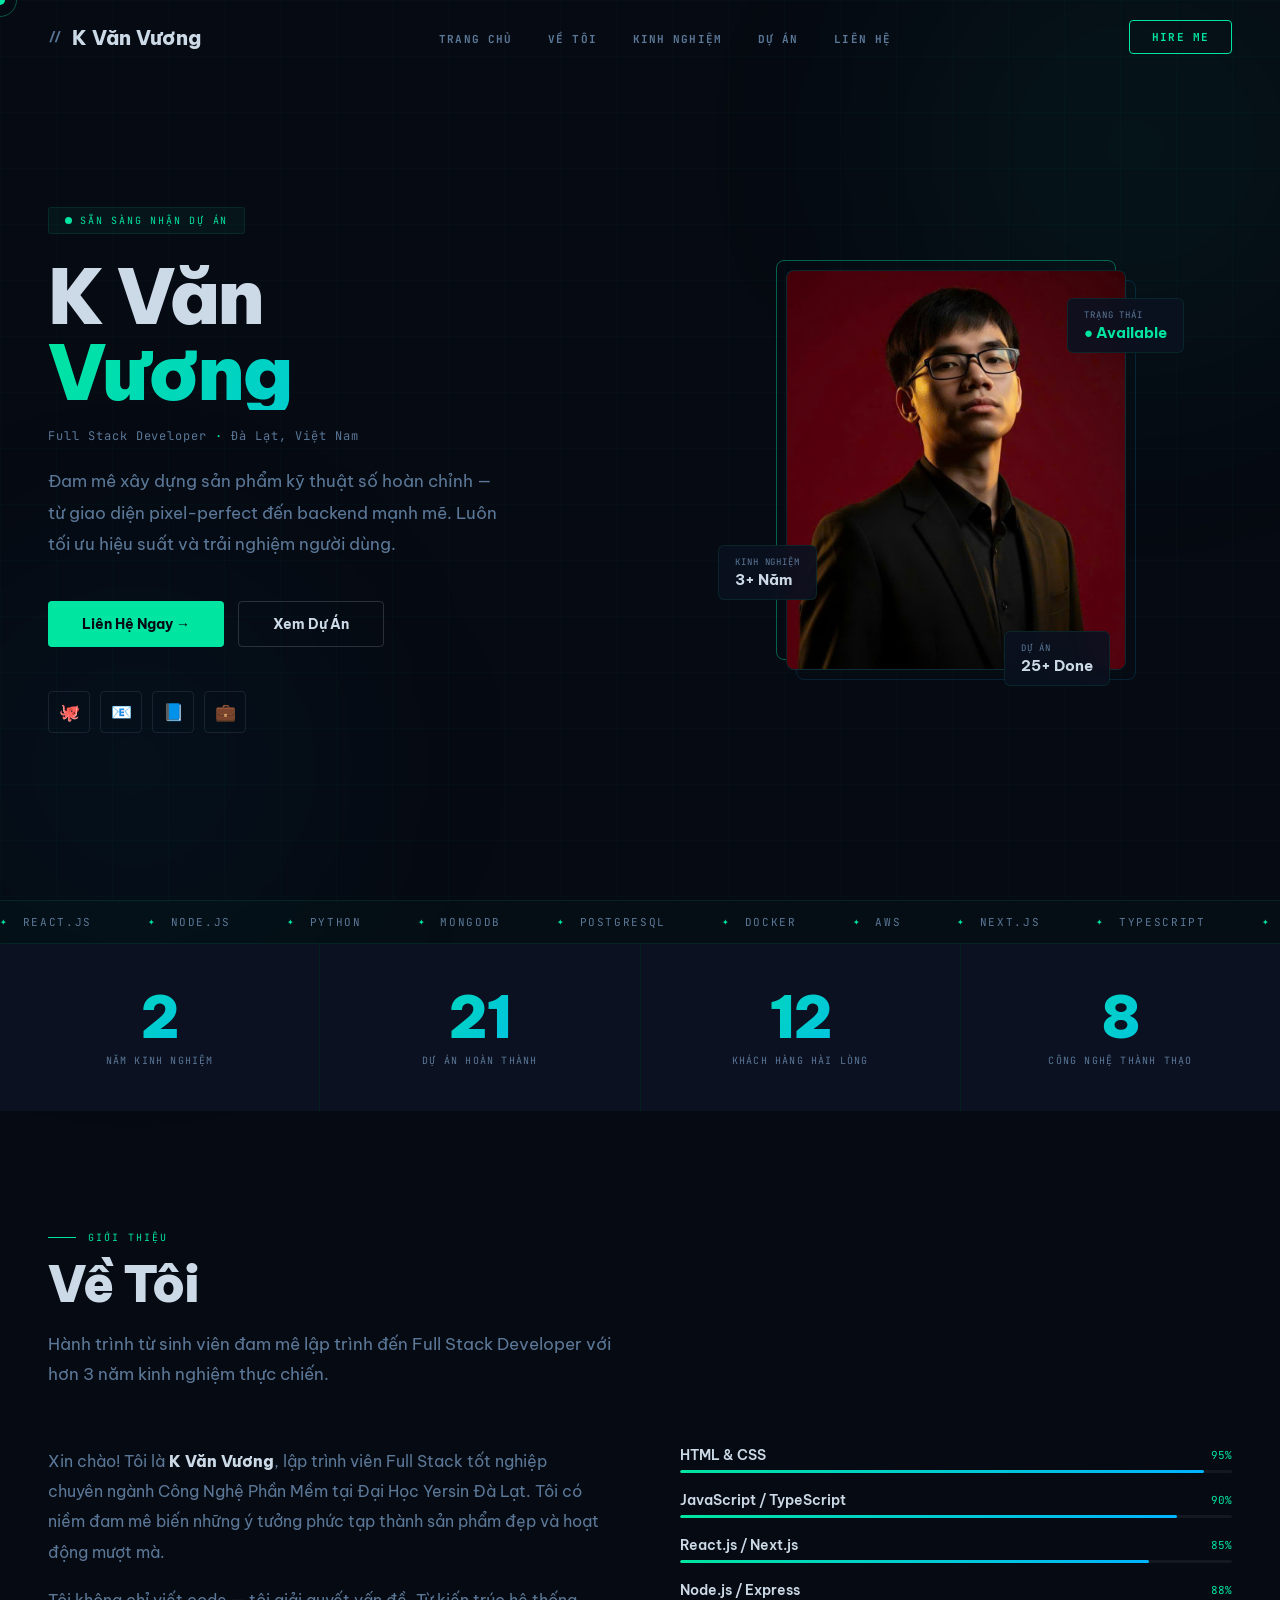
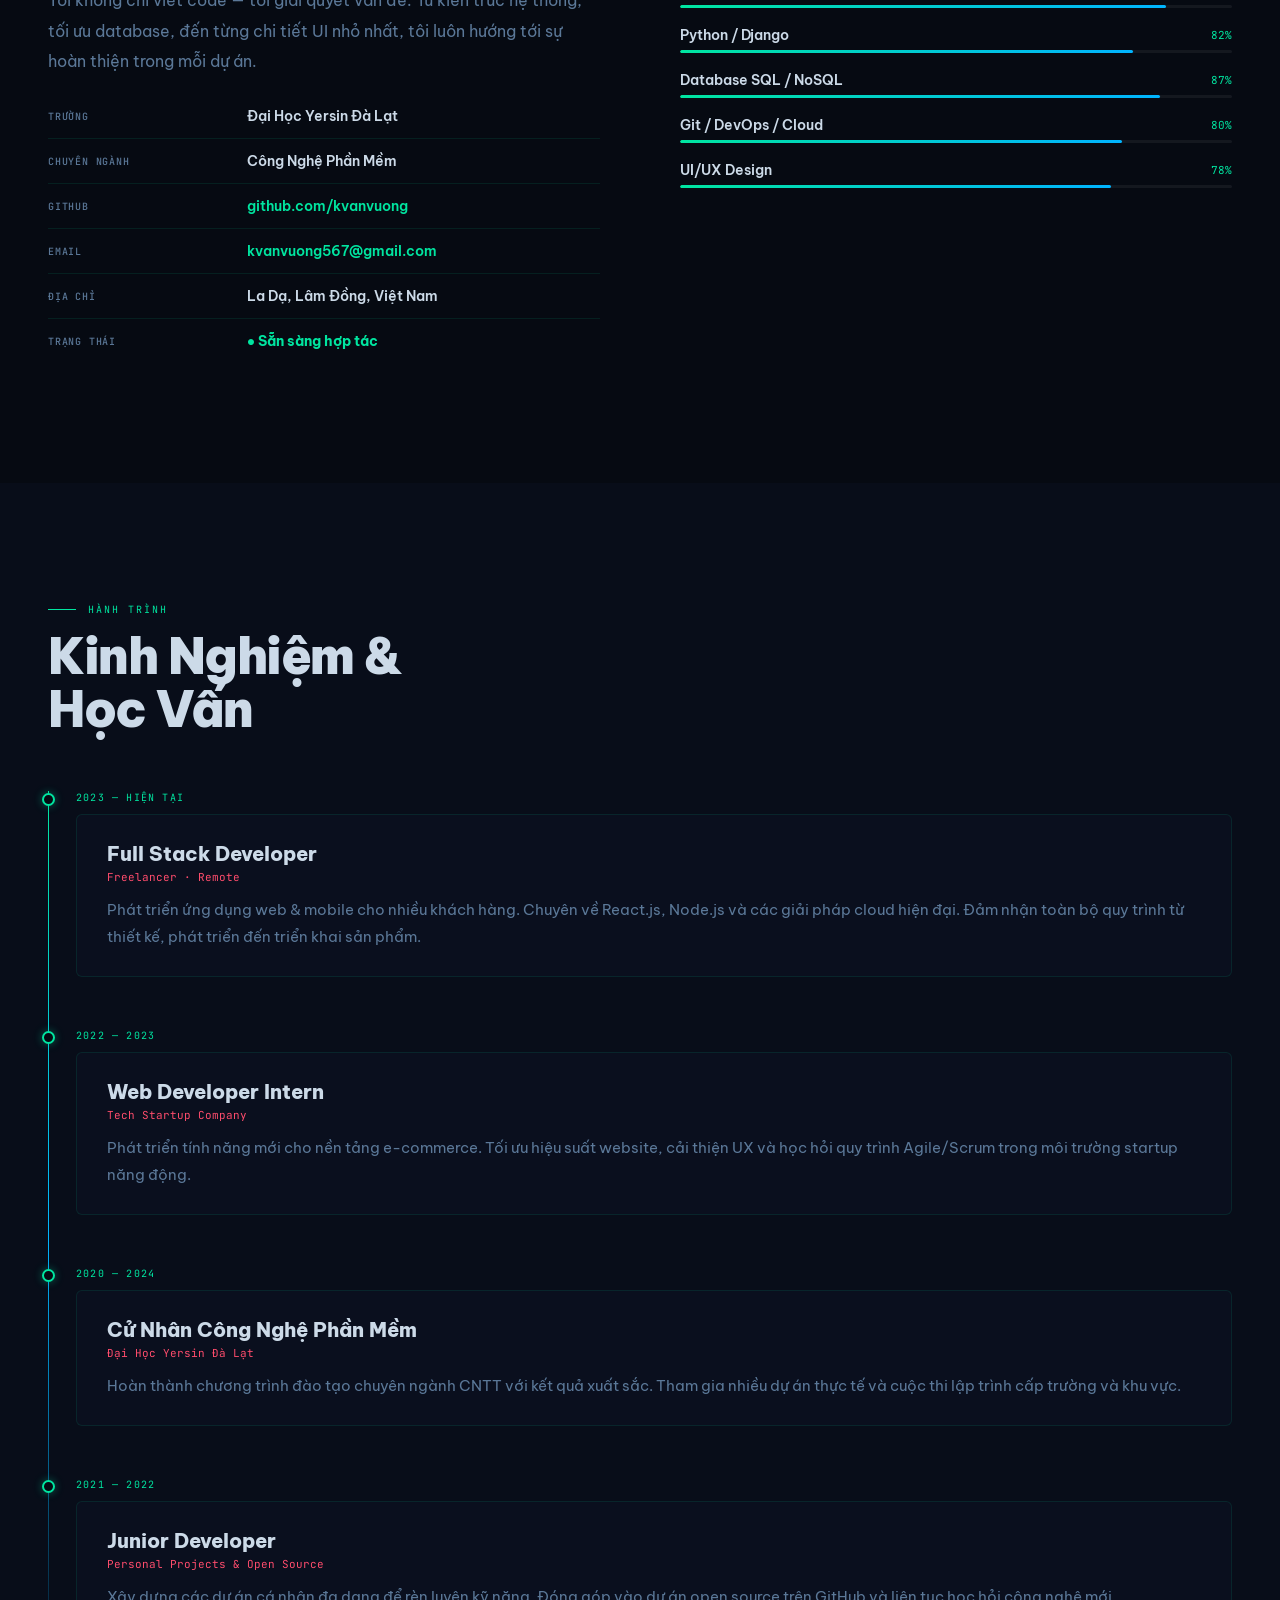
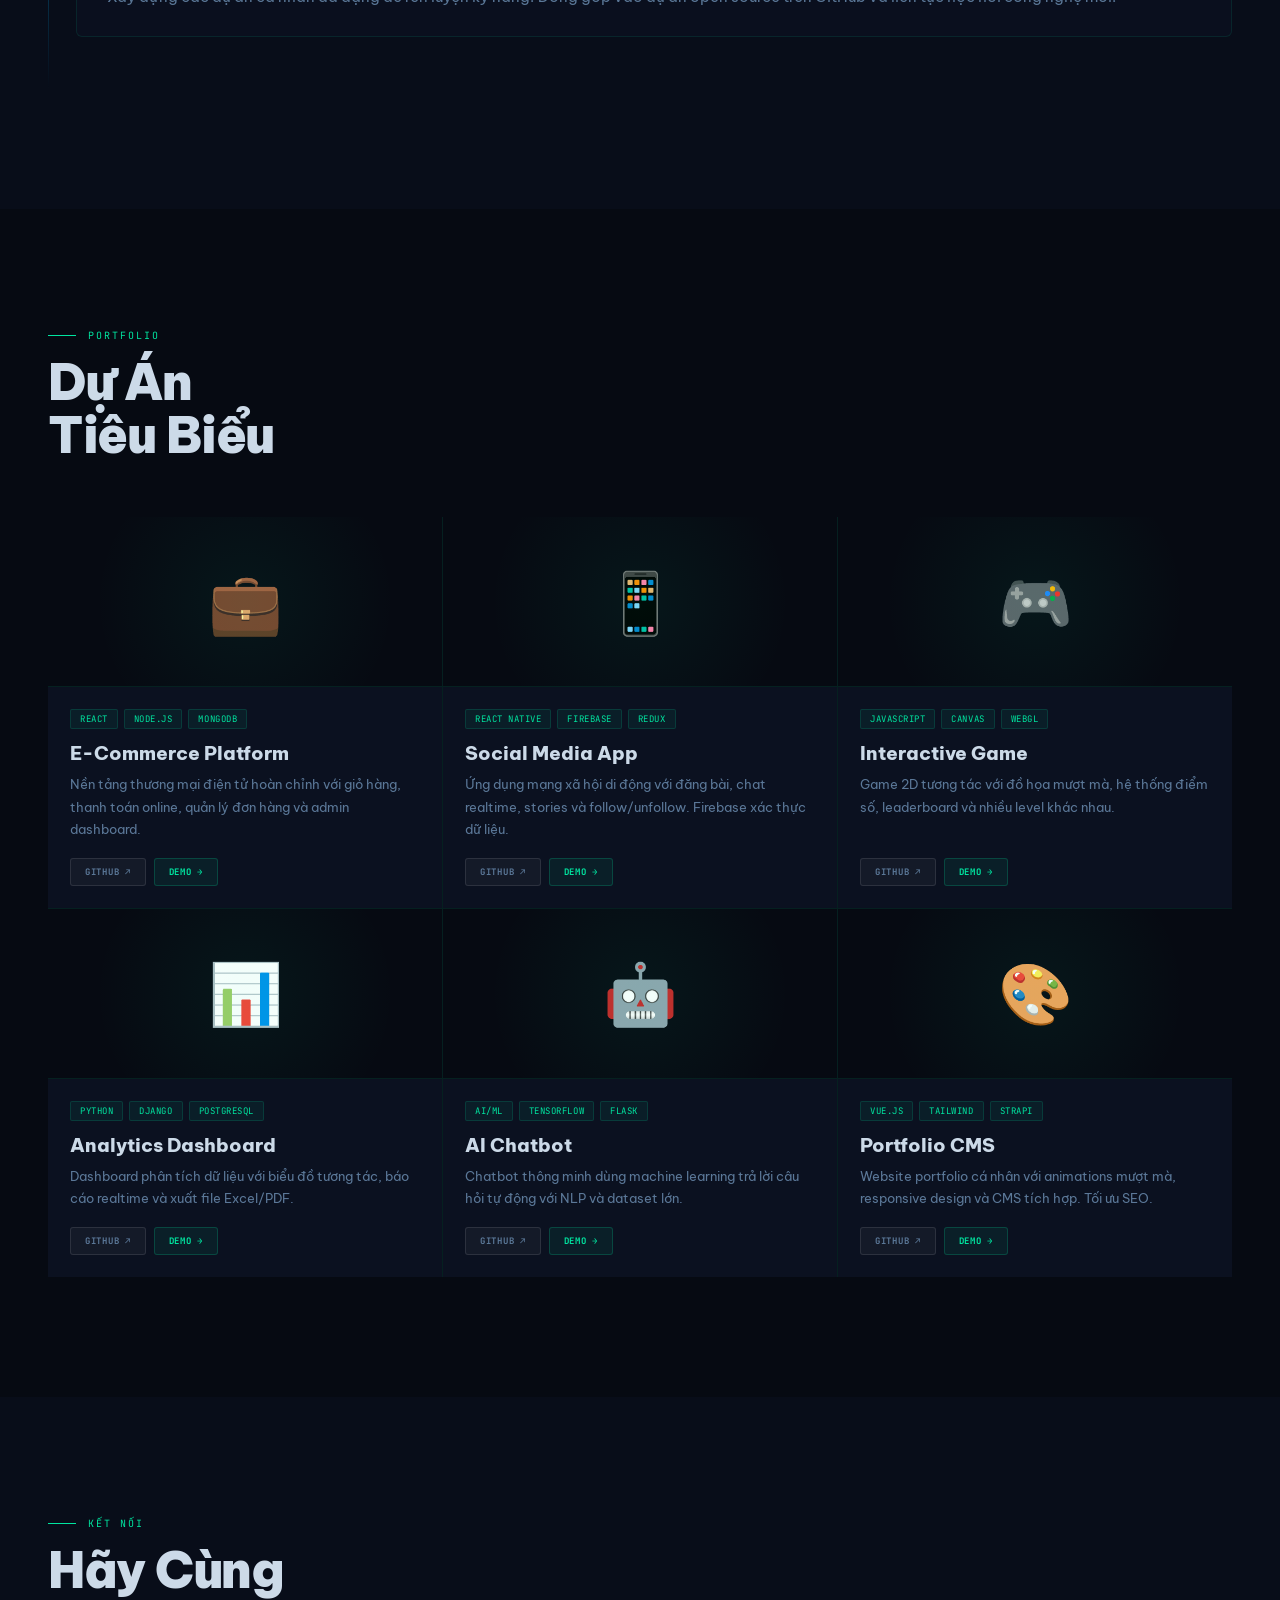
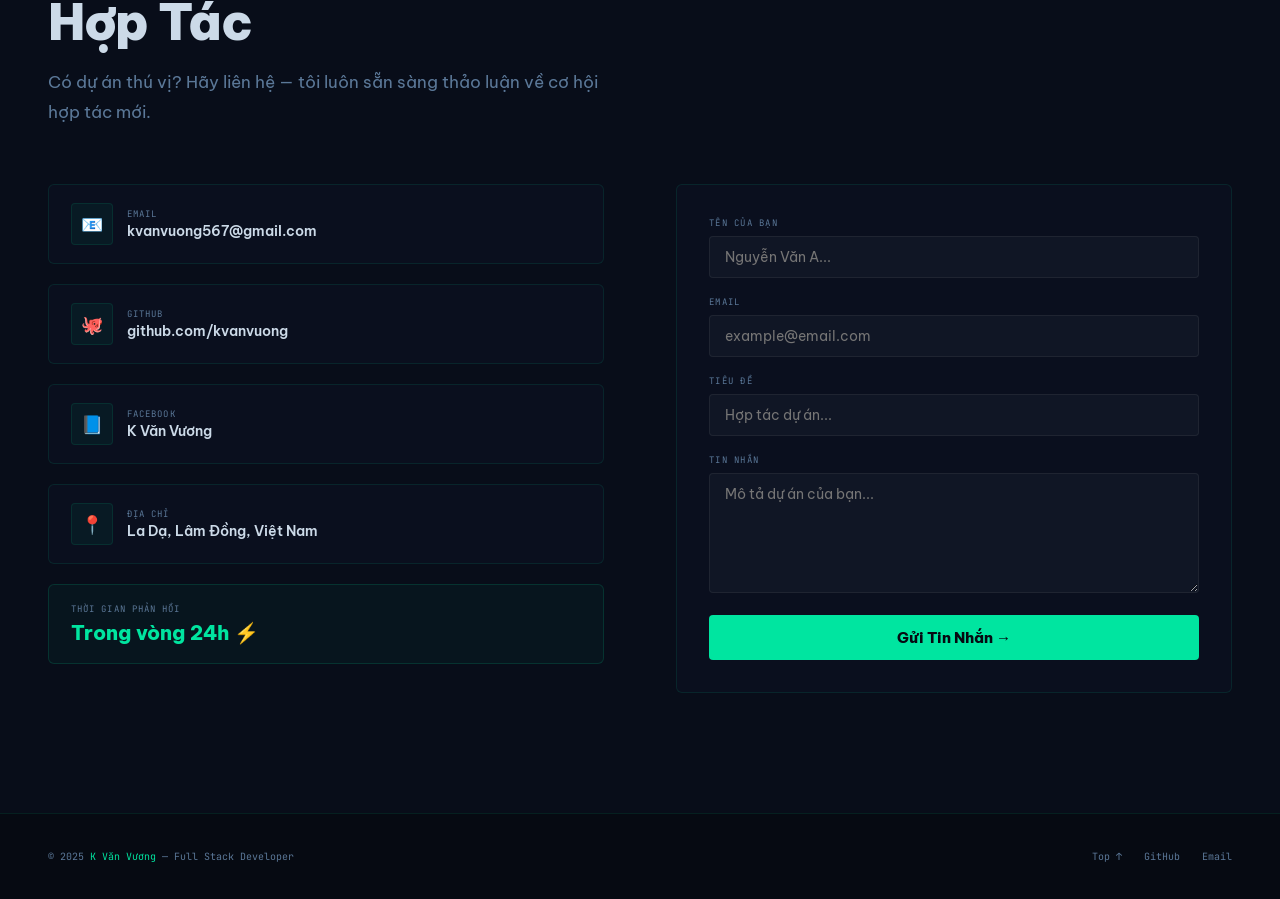
<file: index.html>
<!DOCTYPE html>
<html lang="vi">
<head>
  <meta charset="UTF-8"/>
  <meta name="viewport" content="width=device-width, initial-scale=1.0"/>
  <title>K Văn Vương — Full Stack Developer</title>
  <link rel="preconnect" href="https://fonts.googleapis.com"/>
  <link rel="preconnect" href="https://fonts.gstatic.com" crossorigin/>
  <link href="https://fonts.googleapis.com/css2?family=Be+Vietnam+Pro:ital,wght@0,300;0,400;0,500;0,600;0,700;0,800;0,900;1,400&family=JetBrains+Mono:wght@400;500;700&display=swap" rel="stylesheet"/>
  <style>
    :root {
      --bg:#060a12; --bg2:#0b1120; --neon:#00e5a0; --neon2:#00b4ff;
      --hot:#ff4d6d; --text:#ccdae8; --muted:#5b7898;
      --border:rgba(0,229,160,.1); --card:rgba(11,17,32,.75);
      --glow:0 0 36px rgba(0,229,160,.18);
    }
    *,*::before,*::after{margin:0;padding:0;box-sizing:border-box;}
    html{scroll-behavior:smooth;}
    body{font-family:'Be Vietnam Pro',sans-serif;background:var(--bg);color:var(--text);overflow-x:hidden;cursor:none;-webkit-font-smoothing:antialiased;}

    #cur{position:fixed;top:0;left:0;width:10px;height:10px;background:var(--neon);border-radius:50%;pointer-events:none;z-index:99999;mix-blend-mode:screen;transition:transform .15s,background .15s;}
    #ring{position:fixed;top:0;left:0;width:34px;height:34px;border:1.5px solid rgba(0,229,160,.35);border-radius:50%;pointer-events:none;z-index:99998;transition:transform .3s cubic-bezier(.165,.84,.44,1);}
    body:has(a:hover) #cur,body:has(button:hover) #cur{background:var(--hot);transform:scale(2.5);}

    body::after{content:'';position:fixed;inset:0;pointer-events:none;z-index:-2;background:linear-gradient(rgba(0,229,160,.025) 1px,transparent 1px),linear-gradient(90deg,rgba(0,229,160,.025) 1px,transparent 1px);background-size:56px 56px;}

    .orb{position:fixed;border-radius:50%;filter:blur(110px);pointer-events:none;z-index:-1;}
    .o1{width:650px;height:650px;top:-180px;right:-180px;background:radial-gradient(circle,rgba(0,229,160,.08),transparent 70%);animation:drift 22s ease-in-out infinite;}
    .o2{width:550px;height:550px;bottom:-140px;left:-140px;background:radial-gradient(circle,rgba(0,180,255,.07),transparent 70%);animation:drift 18s ease-in-out infinite reverse;}
    @keyframes drift{0%,100%{transform:translate(0,0)}50%{transform:translate(50px,50px)}}

    #load{position:fixed;inset:0;background:var(--bg);z-index:99999;display:flex;flex-direction:column;align-items:center;justify-content:center;gap:20px;transition:opacity .5s,visibility .5s;}
    #load.out{opacity:0;visibility:hidden;}
    .l-logo{font-family:'Be Vietnam Pro',sans-serif;font-size:44px;font-weight:900;color:var(--neon);}
    .l-bar{width:180px;height:2px;background:rgba(0,229,160,.12);border-radius:2px;overflow:hidden;}
    .l-fill{height:100%;width:0;background:linear-gradient(90deg,var(--neon),var(--neon2));animation:lf 1.3s .15s forwards;}
    @keyframes lf{to{width:100%;}}

    nav{position:fixed;top:0;width:100%;z-index:1000;padding:20px 0;transition:all .35s;}
    nav.sc{background:rgba(6,10,18,.88);backdrop-filter:blur(18px);border-bottom:1px solid var(--border);padding:14px 0;}
    .nav-in{max-width:1280px;margin:0 auto;padding:0 48px;display:flex;align-items:center;justify-content:space-between;}
    .logo{font-family:'Be Vietnam Pro',sans-serif;font-size:20px;font-weight:800;color:var(--neon);text-decoration:none;display:flex;align-items:center;gap:6px;}
    .logo em{color:var(--text);font-style:normal;}
    .logo::before{content:'//';font-family:'JetBrains Mono',monospace;font-size:12px;color:var(--muted);margin-right:4px;}
    .nav-ul{display:flex;gap:36px;list-style:none;}
    .nav-ul a{font-family:'JetBrains Mono',monospace;font-size:11px;font-weight:700;color:var(--muted);text-decoration:none;text-transform:uppercase;letter-spacing:.1em;position:relative;padding-bottom:3px;transition:color .25s;}
    .nav-ul a::after{content:'';position:absolute;bottom:0;left:0;width:0;height:1.5px;background:var(--neon);transition:width .25s;}
    .nav-ul a:hover{color:var(--neon);}
    .nav-ul a:hover::after{width:100%;}
    .hire-btn{padding:9px 22px;border:1.5px solid var(--neon);color:var(--neon);font-family:'JetBrains Mono',monospace;font-size:11px;font-weight:700;letter-spacing:.1em;text-transform:uppercase;text-decoration:none;border-radius:4px;transition:background .25s,color .25s,box-shadow .25s;}
    .hire-btn:hover{background:var(--neon);color:var(--bg);box-shadow:var(--glow);}
    .burger{display:none;flex-direction:column;gap:5px;cursor:pointer;z-index:1001;}
    .burger span{width:24px;height:2px;background:var(--text);border-radius:2px;transition:all .3s;}
    .mob-nav{position:fixed;inset:0;background:rgba(6,10,18,.97);backdrop-filter:blur(24px);display:flex;align-items:center;justify-content:center;opacity:0;pointer-events:none;transition:opacity .3s;z-index:999;}
    .mob-nav.open{opacity:1;pointer-events:all;}
    .mob-nav ul{list-style:none;display:flex;flex-direction:column;align-items:center;gap:36px;}
    .mob-nav a{font-family:'Be Vietnam Pro',sans-serif;font-size:28px;font-weight:700;color:var(--text);text-decoration:none;transition:color .25s;}
    .mob-nav a:hover{color:var(--neon);}

    .hero{min-height:100vh;display:flex;align-items:center;padding:120px 48px 80px;position:relative;}
    .hero-in{max-width:1280px;margin:0 auto;width:100%;display:grid;grid-template-columns:1fr 1fr;gap:80px;align-items:center;}
    .badge{display:inline-flex;align-items:center;gap:8px;padding:6px 16px;border:1px solid var(--border);background:rgba(0,229,160,.05);border-radius:3px;font-family:'JetBrains Mono',monospace;font-size:10px;color:var(--neon);letter-spacing:.18em;text-transform:uppercase;margin-bottom:24px;}
    .bdot{width:7px;height:7px;border-radius:50%;background:var(--neon);animation:blink 1.8s ease-in-out infinite;}
    @keyframes blink{0%,100%{opacity:1;}50%{opacity:.3;}}
    .hero-name{font-family:'Be Vietnam Pro',sans-serif;font-size:76px;font-weight:900;line-height:1;letter-spacing:-2px;margin-bottom:18px;}
    .hero-name .l1{display:block;color:var(--text);}
    .hero-name .l2{display:block;background:linear-gradient(120deg,var(--neon),var(--neon2));-webkit-background-clip:text;-webkit-text-fill-color:transparent;background-clip:text;}
    .hero-role{font-family:'JetBrains Mono',monospace;font-size:12px;color:var(--muted);letter-spacing:.08em;margin-bottom:22px;}
    .hero-role span{color:var(--neon);}
    .hero-desc{font-size:17px;color:var(--muted);line-height:1.85;max-width:460px;margin-bottom:40px;}
    .btns{display:flex;gap:14px;flex-wrap:wrap;margin-bottom:44px;}
    .btn-p{padding:13px 34px;background:var(--neon);color:var(--bg);font-family:'Be Vietnam Pro',sans-serif;font-size:14px;font-weight:700;text-decoration:none;border-radius:4px;transition:box-shadow .25s,transform .2s;display:inline-flex;align-items:center;gap:6px;}
    .btn-p:hover{box-shadow:0 0 36px rgba(0,229,160,.45);transform:translateY(-2px);}
    .btn-o{padding:13px 34px;background:transparent;color:var(--text);font-family:'Be Vietnam Pro',sans-serif;font-size:14px;font-weight:700;text-decoration:none;border:1.5px solid rgba(204,218,232,.18);border-radius:4px;transition:border-color .25s,color .25s,transform .2s;display:inline-flex;align-items:center;gap:6px;}
    .btn-o:hover{border-color:var(--neon);color:var(--neon);transform:translateY(-2px);}
    .socials{display:flex;gap:10px;}
    .soc{width:42px;height:42px;border:1.5px solid rgba(204,218,232,.1);border-radius:4px;display:flex;align-items:center;justify-content:center;font-size:17px;text-decoration:none;color:var(--muted);transition:all .25s;}
    .soc:hover{border-color:var(--neon);color:var(--neon);background:rgba(0,229,160,.05);transform:translateY(-3px);}

    .hero-vis{position:relative;display:flex;justify-content:center;}
    .av-wrap{position:relative;width:340px;height:400px;}
    .av-wrap::before{content:'';position:absolute;top:-10px;left:-10px;width:100%;height:100%;border:1.5px solid var(--neon);border-radius:8px;opacity:.4;z-index:0;animation:bp 4s ease-in-out infinite;}
    @keyframes bp{0%,100%{opacity:.4;}50%{opacity:.75;}}
    .av-wrap::after{content:'';position:absolute;bottom:-10px;right:-10px;width:100%;height:100%;border:1.5px solid var(--neon2);border-radius:8px;opacity:.15;z-index:0;}
    .av-box{width:100%;height:100%;border-radius:8px;overflow:hidden;border:1px solid var(--border);position:relative;z-index:1;background:linear-gradient(145deg,#0e1b2e,#080e1c);}
    .av-box img{width:100%;height:100%;object-fit:cover;object-position:top center;display:block;}
    .av-fb{width:100%;height:100%;display:flex;flex-direction:column;align-items:center;justify-content:center;gap:12px;}
    .av-init{font-family:'Be Vietnam Pro',sans-serif;font-size:80px;font-weight:900;background:linear-gradient(135deg,var(--neon),var(--neon2));-webkit-background-clip:text;-webkit-text-fill-color:transparent;background-clip:text;line-height:1;}
    .av-hint{font-family:'JetBrains Mono',monospace;font-size:11px;color:var(--muted);letter-spacing:.12em;text-align:center;line-height:1.6;}
    .ftag{position:absolute;background:rgba(11,17,32,.9);backdrop-filter:blur(12px);border:1px solid var(--border);border-radius:6px;padding:10px 16px;z-index:5;white-space:nowrap;animation:bob 4s ease-in-out infinite;}
    .ftag-l{font-family:'JetBrains Mono',monospace;font-size:9px;color:var(--muted);text-transform:uppercase;letter-spacing:.1em;}
    .ftag-v{font-family:'Be Vietnam Pro',sans-serif;font-size:15px;font-weight:700;color:var(--text);margin-top:2px;}
    .ft1{top:28px;right:-58px;}
    .ft2{bottom:70px;left:-68px;animation-delay:.9s;}
    .ft3{bottom:-16px;right:16px;animation-delay:1.8s;}
    @keyframes bob{0%,100%{transform:translateY(0);}50%{transform:translateY(-10px);}}

    .ticker{overflow:hidden;border-top:1px solid var(--border);border-bottom:1px solid var(--border);padding:14px 0;background:rgba(0,229,160,.02);}
    .ticker-t{display:flex;gap:56px;width:max-content;animation:tick 28s linear infinite;}
    @keyframes tick{from{transform:translateX(0);}to{transform:translateX(-50%);}}
    .ti{font-family:'JetBrains Mono',monospace;font-size:11px;color:var(--muted);text-transform:uppercase;letter-spacing:.15em;white-space:nowrap;display:flex;align-items:center;gap:14px;}
    .ti::before{content:'✦';color:var(--neon);font-size:8px;}

    .stats{padding:0;}
    .stats-g{display:grid;grid-template-columns:repeat(4,1fr);gap:1px;background:var(--border);}
    .st{background:var(--bg2);padding:44px 32px;text-align:center;transition:background .3s;}
    .st:hover{background:rgba(0,229,160,.04);}
    .sn{font-family:'Be Vietnam Pro',sans-serif;font-size:58px;font-weight:900;line-height:1;letter-spacing:-2px;background:linear-gradient(120deg,var(--neon),var(--neon2));-webkit-background-clip:text;-webkit-text-fill-color:transparent;background-clip:text;margin-bottom:8px;}
    .sl{font-family:'JetBrains Mono',monospace;font-size:10px;color:var(--muted);text-transform:uppercase;letter-spacing:.12em;}

    section{position:relative;}
    .con{max-width:1280px;margin:0 auto;padding:0 48px;}
    .slbl{font-family:'JetBrains Mono',monospace;font-size:10px;color:var(--neon);text-transform:uppercase;letter-spacing:.2em;display:flex;align-items:center;gap:12px;margin-bottom:14px;}
    .slbl::before{content:'';width:28px;height:1px;background:var(--neon);}
    .stitle{font-family:'Be Vietnam Pro',sans-serif;font-size:50px;font-weight:900;color:var(--text);line-height:1.05;letter-spacing:-1.5px;margin-bottom:18px;}
    .sdesc{font-size:17px;color:var(--muted);line-height:1.8;max-width:580px;}

    .about{padding:120px 0;}
    .about-g{display:grid;grid-template-columns:1fr 1fr;gap:80px;align-items:start;margin-top:56px;}
    .at p{font-size:16px;color:var(--muted);line-height:1.9;margin-bottom:18px;}
    .itbl{width:100%;border-collapse:collapse;margin-top:6px;}
    .itbl tr{border-bottom:1px solid var(--border);}
    .itbl tr:last-child{border-bottom:none;}
    .itbl td{padding:13px 0;font-size:14px;}
    .itbl td:first-child{font-family:'JetBrains Mono',monospace;font-size:10px;color:var(--muted);text-transform:uppercase;letter-spacing:.08em;width:36%;font-weight:500;}
    .itbl td:last-child{color:var(--text);font-weight:600;}
    .itbl a{color:var(--neon);text-decoration:none;}
    .itbl a:hover{text-decoration:underline;}
    .sk-area{display:flex;flex-direction:column;gap:18px;}
    .sk-meta{display:flex;justify-content:space-between;align-items:center;margin-bottom:6px;}
    .sk-name{font-size:14px;font-weight:600;color:var(--text);}
    .sk-pct{font-family:'JetBrains Mono',monospace;font-size:11px;color:var(--neon);}
    .sk-track{height:3px;background:rgba(255,255,255,.06);border-radius:2px;overflow:hidden;}
    .sk-fill{height:100%;border-radius:2px;background:linear-gradient(90deg,var(--neon),var(--neon2));width:0;transition:width 1.2s cubic-bezier(.4,0,.2,1);}

    .exp{padding:120px 0;background:rgba(11,17,32,.5);}
    .tl{margin-top:56px;position:relative;padding-left:28px;}
    .tl::before{content:'';position:absolute;left:0;top:0;bottom:0;width:1px;background:linear-gradient(180deg,var(--neon),var(--neon2),transparent);}
    .tl-item{position:relative;padding-bottom:52px;}
    .tl-dot{position:absolute;left:-34px;top:2px;width:13px;height:13px;border-radius:50%;background:var(--bg);border:2px solid var(--neon);box-shadow:0 0 10px rgba(0,229,160,.4);}
    .tl-date{font-family:'JetBrains Mono',monospace;font-size:10px;color:var(--neon);text-transform:uppercase;letter-spacing:.12em;margin-bottom:10px;}
    .tl-card{background:var(--card);border:1px solid var(--border);border-radius:6px;padding:26px 30px;transition:border-color .3s,transform .3s;}
    .tl-card:hover{border-color:rgba(0,229,160,.3);transform:translateX(5px);}
    .tl-t{font-family:'Be Vietnam Pro',sans-serif;font-size:20px;font-weight:800;color:var(--text);margin-bottom:4px;}
    .tl-s{font-family:'JetBrains Mono',monospace;font-size:11px;color:var(--hot);margin-bottom:12px;}
    .tl-d{font-size:15px;color:var(--muted);line-height:1.8;}

    .projects{padding:120px 0;}
    .pg{display:grid;grid-template-columns:repeat(3,1fr);gap:1px;background:var(--border);margin-top:56px;}
    .pc{background:var(--bg2);position:relative;overflow:hidden;display:flex;flex-direction:column;transition:transform .3s;}
    .pc::before{content:'';position:absolute;top:0;left:0;right:0;height:2px;background:linear-gradient(90deg,var(--neon),var(--neon2));transform:scaleX(0);transform-origin:left;transition:transform .4s;}
    .pc:hover::before{transform:scaleX(1);}
    .pc:hover{transform:translateY(-3px);z-index:1;}
    .pt{height:170px;display:flex;align-items:center;justify-content:center;font-size:60px;background:var(--bg);border-bottom:1px solid var(--border);position:relative;overflow:hidden;}
    .pt::after{content:'';position:absolute;inset:0;background:radial-gradient(circle at center,rgba(0,229,160,.06),transparent 70%);}
    .pb{padding:22px;flex:1;display:flex;flex-direction:column;}
    .ptags{display:flex;gap:6px;flex-wrap:wrap;margin-bottom:12px;}
    .ptag{padding:3px 9px;background:rgba(0,229,160,.06);border:1px solid rgba(0,229,160,.15);border-radius:2px;font-family:'JetBrains Mono',monospace;font-size:9px;color:var(--neon);text-transform:uppercase;letter-spacing:.06em;}
    .ptitle{font-family:'Be Vietnam Pro',sans-serif;font-size:19px;font-weight:800;color:var(--text);margin-bottom:8px;}
    .pdesc{font-size:13px;color:var(--muted);line-height:1.7;flex:1;margin-bottom:18px;}
    .plinks{display:flex;gap:8px;}
    .pl{padding:7px 14px;font-family:'JetBrains Mono',monospace;font-size:9px;font-weight:700;letter-spacing:.08em;text-transform:uppercase;text-decoration:none;border-radius:3px;transition:all .2s;}
    .pl-gh{background:rgba(255,255,255,.04);border:1px solid rgba(255,255,255,.1);color:var(--muted);}
    .pl-gh:hover{color:var(--text);border-color:rgba(255,255,255,.3);}
    .pl-d{background:rgba(0,229,160,.07);border:1px solid rgba(0,229,160,.2);color:var(--neon);}
    .pl-d:hover{background:rgba(0,229,160,.14);}

    .contact{padding:120px 0;background:rgba(11,17,32,.5);}
    .ct-g{display:grid;grid-template-columns:1fr 1fr;gap:72px;margin-top:56px;}
    .ct-info{display:flex;flex-direction:column;gap:20px;}
    .ctc{background:var(--card);border:1px solid var(--border);border-radius:6px;padding:18px 22px;display:flex;align-items:center;gap:14px;transition:border-color .3s,transform .3s;}
    .ctc:hover{border-color:rgba(0,229,160,.3);transform:translateX(5px);}
    .ctc-ic{width:42px;height:42px;background:rgba(0,229,160,.05);border:1px solid var(--border);border-radius:4px;display:flex;align-items:center;justify-content:center;font-size:18px;flex-shrink:0;}
    .ctc-lbl{font-family:'JetBrains Mono',monospace;font-size:9px;color:var(--muted);text-transform:uppercase;letter-spacing:.12em;}
    .ctc-val{font-size:14px;color:var(--text);margin-top:2px;font-weight:600;}
    .ctc-val a{color:inherit;text-decoration:none;transition:color .2s;}
    .ctc-val a:hover{color:var(--neon);}
    .resp-box{padding:18px 22px;background:rgba(0,229,160,.04);border:1px solid rgba(0,229,160,.14);border-radius:6px;}
    .resp-lbl{font-family:'JetBrains Mono',monospace;font-size:9px;color:var(--muted);text-transform:uppercase;letter-spacing:.12em;margin-bottom:5px;}
    .resp-val{font-family:'Be Vietnam Pro',sans-serif;font-size:20px;font-weight:800;color:var(--neon);}
    .cf{background:var(--card);border:1px solid var(--border);border-radius:6px;padding:32px;}
    .fr{margin-bottom:18px;}
    .fr label{display:block;font-family:'JetBrains Mono',monospace;font-size:9px;color:var(--muted);text-transform:uppercase;letter-spacing:.14em;margin-bottom:7px;}
    .fr input,.fr textarea{width:100%;padding:11px 15px;background:rgba(255,255,255,.03);border:1px solid rgba(255,255,255,.06);border-radius:4px;color:var(--text);font-family:'Be Vietnam Pro',sans-serif;font-size:14px;transition:border-color .25s,background .25s;outline:none;}
    .fr input:focus,.fr textarea:focus{border-color:rgba(0,229,160,.4);background:rgba(0,229,160,.025);}
    .fr textarea{resize:vertical;min-height:120px;}
    .fsub{width:100%;padding:13px;background:var(--neon);color:var(--bg);font-family:'Be Vietnam Pro',sans-serif;font-size:15px;font-weight:800;border:none;border-radius:4px;cursor:pointer;transition:box-shadow .25s,transform .2s;}
    .fsub:hover{box-shadow:0 0 36px rgba(0,229,160,.35);transform:translateY(-2px);}
    .toast{display:none;margin-top:14px;padding:11px 14px;border-radius:4px;font-size:13px;font-family:'JetBrains Mono',monospace;text-align:center;}
    .toast.ok{background:rgba(0,229,160,.08);border:1px solid rgba(0,229,160,.25);color:var(--neon);}

    footer{padding:36px 48px;border-top:1px solid var(--border);display:flex;align-items:center;justify-content:space-between;flex-wrap:wrap;gap:14px;}
    .fc{font-family:'JetBrains Mono',monospace;font-size:10px;color:var(--muted);}
    .fc span{color:var(--neon);}
    .fl{display:flex;gap:22px;}
    .fl a{font-family:'JetBrains Mono',monospace;font-size:10px;color:var(--muted);text-decoration:none;transition:color .2s;}
    .fl a:hover{color:var(--neon);}

    #st{position:fixed;bottom:30px;right:30px;z-index:500;width:42px;height:42px;background:var(--neon);color:var(--bg);border:none;border-radius:4px;font-size:18px;cursor:pointer;opacity:0;pointer-events:none;transition:opacity .3s,transform .2s;display:flex;align-items:center;justify-content:center;font-weight:900;}
    #st.show{opacity:1;pointer-events:all;}
    #st:hover{transform:translateY(-4px);box-shadow:var(--glow);}

    .rv{opacity:0;transform:translateY(36px);transition:opacity .65s ease,transform .65s ease;}
    .rv.in{opacity:1;transform:translateY(0);}
    .d1{transition-delay:.08s;}.d2{transition-delay:.16s;}.d3{transition-delay:.24s;}.d4{transition-delay:.32s;}

    @media(max-width:1100px){.hero-name{font-size:62px;}.pg{grid-template-columns:repeat(2,1fr);}}
    @media(max-width:900px){
      .nav-ul,.hire-btn{display:none;}.burger{display:flex;}
      .hero-in,.about-g,.ct-g{grid-template-columns:1fr;gap:48px;}
      .hero-name{font-size:52px;}.stitle{font-size:38px;}
      .stats-g{grid-template-columns:repeat(2,1fr);}
      .ft1,.ft2,.ft3{display:none;}
      .av-wrap{width:280px;height:330px;margin:0 auto;}
      .pg{grid-template-columns:1fr;}
      .hero{padding:100px 24px 60px;}
    }
    @media(max-width:600px){
      .con{padding:0 20px;}.hero-name{font-size:40px;letter-spacing:-1px;}
      .stitle{font-size:30px;}.sn{font-size:46px;}
      #cur,#ring{display:none;}body{cursor:auto;}
      footer{padding:28px 20px;flex-direction:column;}
    }
  </style>
</head>
<body>
  <div id="cur"></div>
  <div id="ring"></div>
  <div class="orb o1"></div>
  <div class="orb o2"></div>

  <div id="load">
    <div class="l-logo">KVV</div>
    <div class="l-bar"><div class="l-fill"></div></div>
  </div>

  <div class="mob-nav" id="mobNav">
    <ul>
      <li><a href="#home"       onclick="closeM()">Trang Chủ</a></li>
      <li><a href="#about"      onclick="closeM()">Về Tôi</a></li>
      <li><a href="#experience" onclick="closeM()">Kinh Nghiệm</a></li>
      <li><a href="#projects"   onclick="closeM()">Dự Án</a></li>
      <li><a href="#contact"    onclick="closeM()">Liên Hệ</a></li>
    </ul>
  </div>

  <nav id="nav">
    <div class="nav-in">
      <a href="#home" class="logo"><em>K Văn Vương</em></a>
      <ul class="nav-ul">
        <li><a href="#home">Trang Chủ</a></li>
        <li><a href="#about">Về Tôi</a></li>
        <li><a href="#experience">Kinh Nghiệm</a></li>
        <li><a href="#projects">Dự Án</a></li>
        <li><a href="#contact">Liên Hệ</a></li>
      </ul>
      <a href="mailto:kvanvuong567@gmail.com" class="hire-btn">Hire Me</a>
      <div class="burger" id="burg" onclick="toggleM()">
        <span id="b1"></span><span id="b2"></span><span id="b3"></span>
      </div>
    </div>
  </nav>

  <section class="hero" id="home">
    <div class="hero-in">
      <div>
        <div class="badge"><span class="bdot"></span>Sẵn Sàng Nhận Dự Án</div>
        <h1 class="hero-name">
          <span class="l1">K Văn</span>
          <span class="l2">Vương</span>
        </h1>
        <p class="hero-role">Full Stack Developer <span>·</span> Đà Lạt, Việt Nam</p>
        <p class="hero-desc">Đam mê xây dựng sản phẩm kỹ thuật số hoàn chỉnh — từ giao diện pixel-perfect đến backend mạnh mẽ. Luôn tối ưu hiệu suất và trải nghiệm người dùng.</p>
        <div class="btns">
          <a href="#contact" class="btn-p">Liên Hệ Ngay →</a>
          <a href="#projects" class="btn-o">Xem Dự Án</a>
        </div>
        <div class="socials">
          <a href="https://github.com/kvanvuong" target="_blank" class="soc" title="GitHub">🐙</a>
          <a href="mailto:kvanvuong567@gmail.com"                class="soc" title="Email">📧</a>
          <a href="https://www.facebook.com"      target="_blank" class="soc" title="Facebook">📘</a>
          <a href="https://www.linkedin.com"      target="_blank" class="soc" title="LinkedIn">💼</a>
        </div>
      </div>
      <div class="hero-vis">
        <div class="av-wrap">
          <div class="av-box" id="avBox">
            <!--
              ═══════════════════════════════════════════
              HƯỚNG DẪN THÊM ẢNH AVATAR:
              1. Đặt file ảnh cùng thư mục với index.html
              2. Đổi tên file thành "avatar.jpg"
              3. Xóa thẻ <div class="av-fb"> bên dưới
              4. Bỏ comment thẻ <img> dưới đây:
              ═══════════════════════════════════════════
            -->
            <img src="avatar.jpg" alt="K Văn Vương"/> 

            <div class="av-fb">
              <div class="av-init">KVV</div>
              <div class="av-hint">Thêm avatar.jpg<br>vào cùng thư mục</div>
            </div>
          </div>
          <div class="ftag ft1">
            <div class="ftag-l">Trạng Thái</div>
            <div class="ftag-v" style="color:var(--neon)">● Available</div>
          </div>
          <div class="ftag ft2">
            <div class="ftag-l">Kinh Nghiệm</div>
            <div class="ftag-v">3+ Năm</div>
          </div>
          <div class="ftag ft3">
            <div class="ftag-l">Dự Án</div>
            <div class="ftag-v">25+ Done</div>
          </div>
        </div>
      </div>
    </div>
  </section>

  <div class="ticker">
    <div class="ticker-t">
      <div class="ti">React.js</div><div class="ti">Node.js</div><div class="ti">Python</div>
      <div class="ti">MongoDB</div><div class="ti">PostgreSQL</div><div class="ti">Docker</div>
      <div class="ti">AWS</div><div class="ti">Next.js</div><div class="ti">TypeScript</div>
      <div class="ti">Tailwind CSS</div><div class="ti">GraphQL</div><div class="ti">Redis</div>
      <div class="ti">React.js</div><div class="ti">Node.js</div><div class="ti">Python</div>
      <div class="ti">MongoDB</div><div class="ti">PostgreSQL</div><div class="ti">Docker</div>
      <div class="ti">AWS</div><div class="ti">Next.js</div><div class="ti">TypeScript</div>
      <div class="ti">Tailwind CSS</div><div class="ti">GraphQL</div><div class="ti">Redis</div>
    </div>
  </div>

  <section class="stats">
    <div class="stats-g">
      <div class="st rv"><div class="sn" data-t="3">0</div><div class="sl">Năm Kinh Nghiệm</div></div>
      <div class="st rv d1"><div class="sn" data-t="25">0</div><div class="sl">Dự Án Hoàn Thành</div></div>
      <div class="st rv d2"><div class="sn" data-t="15">0</div><div class="sl">Khách Hàng Hài Lòng</div></div>
      <div class="st rv d3"><div class="sn" data-t="10">0</div><div class="sl">Công Nghệ Thành Thạo</div></div>
    </div>
  </section>

  <section class="about" id="about">
    <div class="con">
      <div class="slbl rv">Giới Thiệu</div>
      <h2 class="stitle rv">Về Tôi</h2>
      <p class="sdesc rv">Hành trình từ sinh viên đam mê lập trình đến Full Stack Developer với hơn 3 năm kinh nghiệm thực chiến.</p>
      <div class="about-g">
        <div class="at">
          <p class="rv">Xin chào! Tôi là <strong style="color:var(--text);font-weight:800">K Văn Vương</strong>, lập trình viên Full Stack tốt nghiệp chuyên ngành Công Nghệ Phần Mềm tại Đại Học Yersin Đà Lạt. Tôi có niềm đam mê biến những ý tưởng phức tạp thành sản phẩm đẹp và hoạt động mượt mà.</p>
          <p class="rv">Tôi không chỉ viết code — tôi giải quyết vấn đề. Từ kiến trúc hệ thống, tối ưu database, đến từng chi tiết UI nhỏ nhất, tôi luôn hướng tới sự hoàn thiện trong mỗi dự án.</p>
          <table class="itbl rv">
            <tr><td>Trường</td><td>Đại Học Yersin Đà Lạt</td></tr>
            <tr><td>Chuyên Ngành</td><td>Công Nghệ Phần Mềm</td></tr>
            <tr><td>GitHub</td><td><a href="https://github.com/kvanvuong" target="_blank">github.com/kvanvuong</a></td></tr>
            <tr><td>Email</td><td><a href="mailto:kvanvuong567@gmail.com">kvanvuong567@gmail.com</a></td></tr>
            <tr><td>Địa Chỉ</td><td>La Dạ, Lâm Đồng, Việt Nam</td></tr>
            <tr><td>Trạng Thái</td><td style="color:var(--neon);font-weight:700">● Sẵn sàng hợp tác</td></tr>
          </table>
        </div>
        <div class="sk-area">
          <div class="rv"><div class="sk-meta"><span class="sk-name">HTML &amp; CSS</span><span class="sk-pct">95%</span></div><div class="sk-track"><div class="sk-fill" data-w="95%"></div></div></div>
          <div class="rv d1"><div class="sk-meta"><span class="sk-name">JavaScript / TypeScript</span><span class="sk-pct">90%</span></div><div class="sk-track"><div class="sk-fill" data-w="90%"></div></div></div>
          <div class="rv d1"><div class="sk-meta"><span class="sk-name">React.js / Next.js</span><span class="sk-pct">85%</span></div><div class="sk-track"><div class="sk-fill" data-w="85%"></div></div></div>
          <div class="rv d2"><div class="sk-meta"><span class="sk-name">Node.js / Express</span><span class="sk-pct">88%</span></div><div class="sk-track"><div class="sk-fill" data-w="88%"></div></div></div>
          <div class="rv d2"><div class="sk-meta"><span class="sk-name">Python / Django</span><span class="sk-pct">82%</span></div><div class="sk-track"><div class="sk-fill" data-w="82%"></div></div></div>
          <div class="rv d3"><div class="sk-meta"><span class="sk-name">Database SQL / NoSQL</span><span class="sk-pct">87%</span></div><div class="sk-track"><div class="sk-fill" data-w="87%"></div></div></div>
          <div class="rv d3"><div class="sk-meta"><span class="sk-name">Git / DevOps / Cloud</span><span class="sk-pct">80%</span></div><div class="sk-track"><div class="sk-fill" data-w="80%"></div></div></div>
          <div class="rv d4"><div class="sk-meta"><span class="sk-name">UI/UX Design</span><span class="sk-pct">78%</span></div><div class="sk-track"><div class="sk-fill" data-w="78%"></div></div></div>
        </div>
      </div>
    </div>
  </section>

  <section class="exp" id="experience">
    <div class="con">
      <div class="slbl rv">Hành Trình</div>
      <h2 class="stitle rv">Kinh Nghiệm &amp;<br>Học Vấn</h2>
      <div class="tl">
        <div class="tl-item rv">
          <div class="tl-dot"></div>
          <div class="tl-date">2023 — Hiện Tại</div>
          <div class="tl-card">
            <div class="tl-t">Full Stack Developer</div>
            <div class="tl-s">Freelancer · Remote</div>
            <p class="tl-d">Phát triển ứng dụng web &amp; mobile cho nhiều khách hàng. Chuyên về React.js, Node.js và các giải pháp cloud hiện đại. Đảm nhận toàn bộ quy trình từ thiết kế, phát triển đến triển khai sản phẩm.</p>
          </div>
        </div>
        <div class="tl-item rv">
          <div class="tl-dot"></div>
          <div class="tl-date">2022 — 2023</div>
          <div class="tl-card">
            <div class="tl-t">Web Developer Intern</div>
            <div class="tl-s">Tech Startup Company</div>
            <p class="tl-d">Phát triển tính năng mới cho nền tảng e-commerce. Tối ưu hiệu suất website, cải thiện UX và học hỏi quy trình Agile/Scrum trong môi trường startup năng động.</p>
          </div>
        </div>
        <div class="tl-item rv">
          <div class="tl-dot"></div>
          <div class="tl-date">2020 — 2024</div>
          <div class="tl-card">
            <div class="tl-t">Cử Nhân Công Nghệ Phần Mềm</div>
            <div class="tl-s">Đại Học Yersin Đà Lạt</div>
            <p class="tl-d">Hoàn thành chương trình đào tạo chuyên ngành CNTT với kết quả xuất sắc. Tham gia nhiều dự án thực tế và cuộc thi lập trình cấp trường và khu vực.</p>
          </div>
        </div>
        <div class="tl-item rv">
          <div class="tl-dot"></div>
          <div class="tl-date">2021 — 2022</div>
          <div class="tl-card">
            <div class="tl-t">Junior Developer</div>
            <div class="tl-s">Personal Projects &amp; Open Source</div>
            <p class="tl-d">Xây dựng các dự án cá nhân đa dạng để rèn luyện kỹ năng. Đóng góp vào dự án open source trên GitHub và liên tục học hỏi công nghệ mới.</p>
          </div>
        </div>
      </div>
    </div>
  </section>

  <section class="projects" id="projects">
    <div class="con">
      <div class="slbl rv">Portfolio</div>
      <h2 class="stitle rv">Dự Án<br>Tiêu Biểu</h2>
    </div>
    <div style="max-width:1280px;margin:0 auto;padding:0 48px;">
      <div class="pg">
        <div class="pc rv"><div class="pt">💼</div><div class="pb"><div class="ptags"><span class="ptag">React</span><span class="ptag">Node.js</span><span class="ptag">MongoDB</span></div><div class="ptitle">E-Commerce Platform</div><p class="pdesc">Nền tảng thương mại điện tử hoàn chỉnh với giỏ hàng, thanh toán online, quản lý đơn hàng và admin dashboard.</p><div class="plinks"><a href="https://github.com/kvanvuong" class="pl pl-gh" target="_blank">GitHub ↗</a><a href="#" class="pl pl-d">Demo →</a></div></div></div>
        <div class="pc rv d1"><div class="pt">📱</div><div class="pb"><div class="ptags"><span class="ptag">React Native</span><span class="ptag">Firebase</span><span class="ptag">Redux</span></div><div class="ptitle">Social Media App</div><p class="pdesc">Ứng dụng mạng xã hội di động với đăng bài, chat realtime, stories và follow/unfollow. Firebase xác thực dữ liệu.</p><div class="plinks"><a href="https://github.com/kvanvuong" class="pl pl-gh" target="_blank">GitHub ↗</a><a href="#" class="pl pl-d">Demo →</a></div></div></div>
        <div class="pc rv d2"><div class="pt">🎮</div><div class="pb"><div class="ptags"><span class="ptag">JavaScript</span><span class="ptag">Canvas</span><span class="ptag">WebGL</span></div><div class="ptitle">Interactive Game</div><p class="pdesc">Game 2D tương tác với đồ họa mượt mà, hệ thống điểm số, leaderboard và nhiều level khác nhau.</p><div class="plinks"><a href="https://github.com/kvanvuong" class="pl pl-gh" target="_blank">GitHub ↗</a><a href="#" class="pl pl-d">Demo →</a></div></div></div>
        <div class="pc rv"><div class="pt">📊</div><div class="pb"><div class="ptags"><span class="ptag">Python</span><span class="ptag">Django</span><span class="ptag">PostgreSQL</span></div><div class="ptitle">Analytics Dashboard</div><p class="pdesc">Dashboard phân tích dữ liệu với biểu đồ tương tác, báo cáo realtime và xuất file Excel/PDF.</p><div class="plinks"><a href="https://github.com/kvanvuong" class="pl pl-gh" target="_blank">GitHub ↗</a><a href="#" class="pl pl-d">Demo →</a></div></div></div>
        <div class="pc rv d1"><div class="pt">🤖</div><div class="pb"><div class="ptags"><span class="ptag">AI/ML</span><span class="ptag">TensorFlow</span><span class="ptag">Flask</span></div><div class="ptitle">AI Chatbot</div><p class="pdesc">Chatbot thông minh dùng machine learning trả lời câu hỏi tự động với NLP và dataset lớn.</p><div class="plinks"><a href="https://github.com/kvanvuong" class="pl pl-gh" target="_blank">GitHub ↗</a><a href="#" class="pl pl-d">Demo →</a></div></div></div>
        <div class="pc rv d2"><div class="pt">🎨</div><div class="pb"><div class="ptags"><span class="ptag">Vue.js</span><span class="ptag">Tailwind</span><span class="ptag">Strapi</span></div><div class="ptitle">Portfolio CMS</div><p class="pdesc">Website portfolio cá nhân với animations mượt mà, responsive design và CMS tích hợp. Tối ưu SEO.</p><div class="plinks"><a href="https://github.com/kvanvuong" class="pl pl-gh" target="_blank">GitHub ↗</a><a href="#" class="pl pl-d">Demo →</a></div></div></div>
      </div>
    </div>
  </section>

  <section class="contact" id="contact">
    <div class="con">
      <div class="slbl rv">Kết Nối</div>
      <h2 class="stitle rv">Hãy Cùng<br>Hợp Tác</h2>
      <p class="sdesc rv">Có dự án thú vị? Hãy liên hệ — tôi luôn sẵn sàng thảo luận về cơ hội hợp tác mới.</p>
      <div class="ct-g">
        <div class="ct-info">
          <div class="ctc rv"><div class="ctc-ic">📧</div><div><div class="ctc-lbl">Email</div><div class="ctc-val"><a href="mailto:kvanvuong567@gmail.com">kvanvuong567@gmail.com</a></div></div></div>
          <div class="ctc rv d1"><div class="ctc-ic">🐙</div><div><div class="ctc-lbl">GitHub</div><div class="ctc-val"><a href="https://github.com/kvanvuong" target="_blank">github.com/kvanvuong</a></div></div></div>
          <div class="ctc rv d2"><div class="ctc-ic">📘</div><div><div class="ctc-lbl">Facebook</div><div class="ctc-val"><a href="https://www.facebook.com" target="_blank">K Văn Vương</a></div></div></div>
          <div class="ctc rv d3"><div class="ctc-ic">📍</div><div><div class="ctc-lbl">Địa Chỉ</div><div class="ctc-val">La Dạ, Lâm Đồng, Việt Nam</div></div></div>
          <div class="resp-box rv"><div class="resp-lbl">Thời Gian Phản Hồi</div><div class="resp-val">Trong vòng 24h ⚡</div></div>
        </div>
        <div class="cf rv">
          <form id="cform" novalidate>
            <div class="fr"><label>Tên Của Bạn</label><input type="text" id="cn" placeholder="Nguyễn Văn A..." required/></div>
            <div class="fr"><label>Email</label><input type="email" id="ce" placeholder="example@email.com" required/></div>
            <div class="fr"><label>Tiêu Đề</label><input type="text" id="cs" placeholder="Hợp tác dự án..." required/></div>
            <div class="fr"><label>Tin Nhắn</label><textarea id="cm" placeholder="Mô tả dự án của bạn..." required></textarea></div>
            <button type="submit" class="fsub">Gửi Tin Nhắn →</button>
            <div class="toast" id="toast"></div>
          </form>
        </div>
      </div>
    </div>
  </section>

  <footer>
    <div class="fc">© 2025 <span>K Văn Vương</span> — Full Stack Developer</div>
    <div class="fl">
      <a href="#home">Top ↑</a>
      <a href="https://github.com/kvanvuong" target="_blank">GitHub</a>
      <a href="mailto:kvanvuong567@gmail.com">Email</a>
    </div>
  </footer>

  <button id="st" onclick="window.scrollTo({top:0,behavior:'smooth'})">↑</button>

  <script>
  // Loading
  window.addEventListener('load',()=>setTimeout(()=>document.getElementById('load').classList.add('out'),1300));

  // Cursor
  const cur=document.getElementById('cur'),ring=document.getElementById('ring');
  let mx=0,my=0,rx=0,ry=0;
  document.addEventListener('mousemove',e=>{mx=e.clientX;my=e.clientY;});
  (function anim(){rx+=(mx-rx)*.16;ry+=(my-ry)*.16;cur.style.transform=`translate(${mx-5}px,${my-5}px)`;ring.style.transform=`translate(${rx-17}px,${ry-17}px)`;requestAnimationFrame(anim);})();

  // Nav
  const navEl=document.getElementById('nav');
  window.addEventListener('scroll',()=>{navEl.classList.toggle('sc',window.scrollY>60);document.getElementById('st').classList.toggle('show',window.scrollY>380);});

  // Mobile
  let mo=false;
  function toggleM(){mo=!mo;document.getElementById('mobNav').classList.toggle('open',mo);const b1=document.getElementById('b1'),b2=document.getElementById('b2'),b3=document.getElementById('b3');b1.style.transform=mo?'rotate(45deg) translate(5px,5px)':'';b2.style.opacity=mo?'0':'';b3.style.transform=mo?'rotate(-45deg) translate(5px,-5px)':'';}
  function closeM(){if(mo)toggleM();}

  // Reveal
  const obs=new IntersectionObserver(e=>{e.forEach(x=>{if(x.isIntersecting){x.target.classList.add('in');obs.unobserve(x.target);}});},{threshold:.1});
  document.querySelectorAll('.rv').forEach(el=>obs.observe(el));

  // Skills
  const skO=new IntersectionObserver(e=>{e.forEach(x=>{if(x.isIntersecting)x.target.style.width=x.target.dataset.w;});},{threshold:.2});
  document.querySelectorAll('.sk-fill').forEach(el=>skO.observe(el));

  // Stats counter
  let cnt=false;
  const stO=new IntersectionObserver(e=>{if(e[0].isIntersecting&&!cnt){cnt=true;document.querySelectorAll('.sn').forEach(el=>{const t=+el.dataset.t;let n=0;const s=t/60;const i=setInterval(()=>{n+=s;if(n>=t){el.textContent=t+'+';clearInterval(i);}else el.textContent=Math.floor(n);},28);});}},{threshold:.3});
  const ss=document.querySelector('.stats');if(ss)stO.observe(ss);

  // Form
  document.getElementById('cform').addEventListener('submit',function(e){
    e.preventDefault();
    const name=document.getElementById('cn').value.trim();
    const email=document.getElementById('ce').value.trim();
    const subj=document.getElementById('cs').value.trim();
    const msg=document.getElementById('cm').value.trim();
    if(!name||!email||!subj||!msg)return;
    const t=document.getElementById('toast');
    t.className='toast ok';t.style.display='block';
    t.textContent=`✓ Cảm ơn ${name}! Tôi sẽ phản hồi trong vòng 24h.`;
    this.reset();setTimeout(()=>{t.style.display='none';},5000);
  });

  // Smooth scroll
  document.querySelectorAll('a[href^="#"]').forEach(a=>{a.addEventListener('click',e=>{const tgt=document.querySelector(a.getAttribute('href'));if(tgt){e.preventDefault();tgt.scrollIntoView({behavior:'smooth',block:'start'});}});});
  </script>
</body>
</html>
</file>
